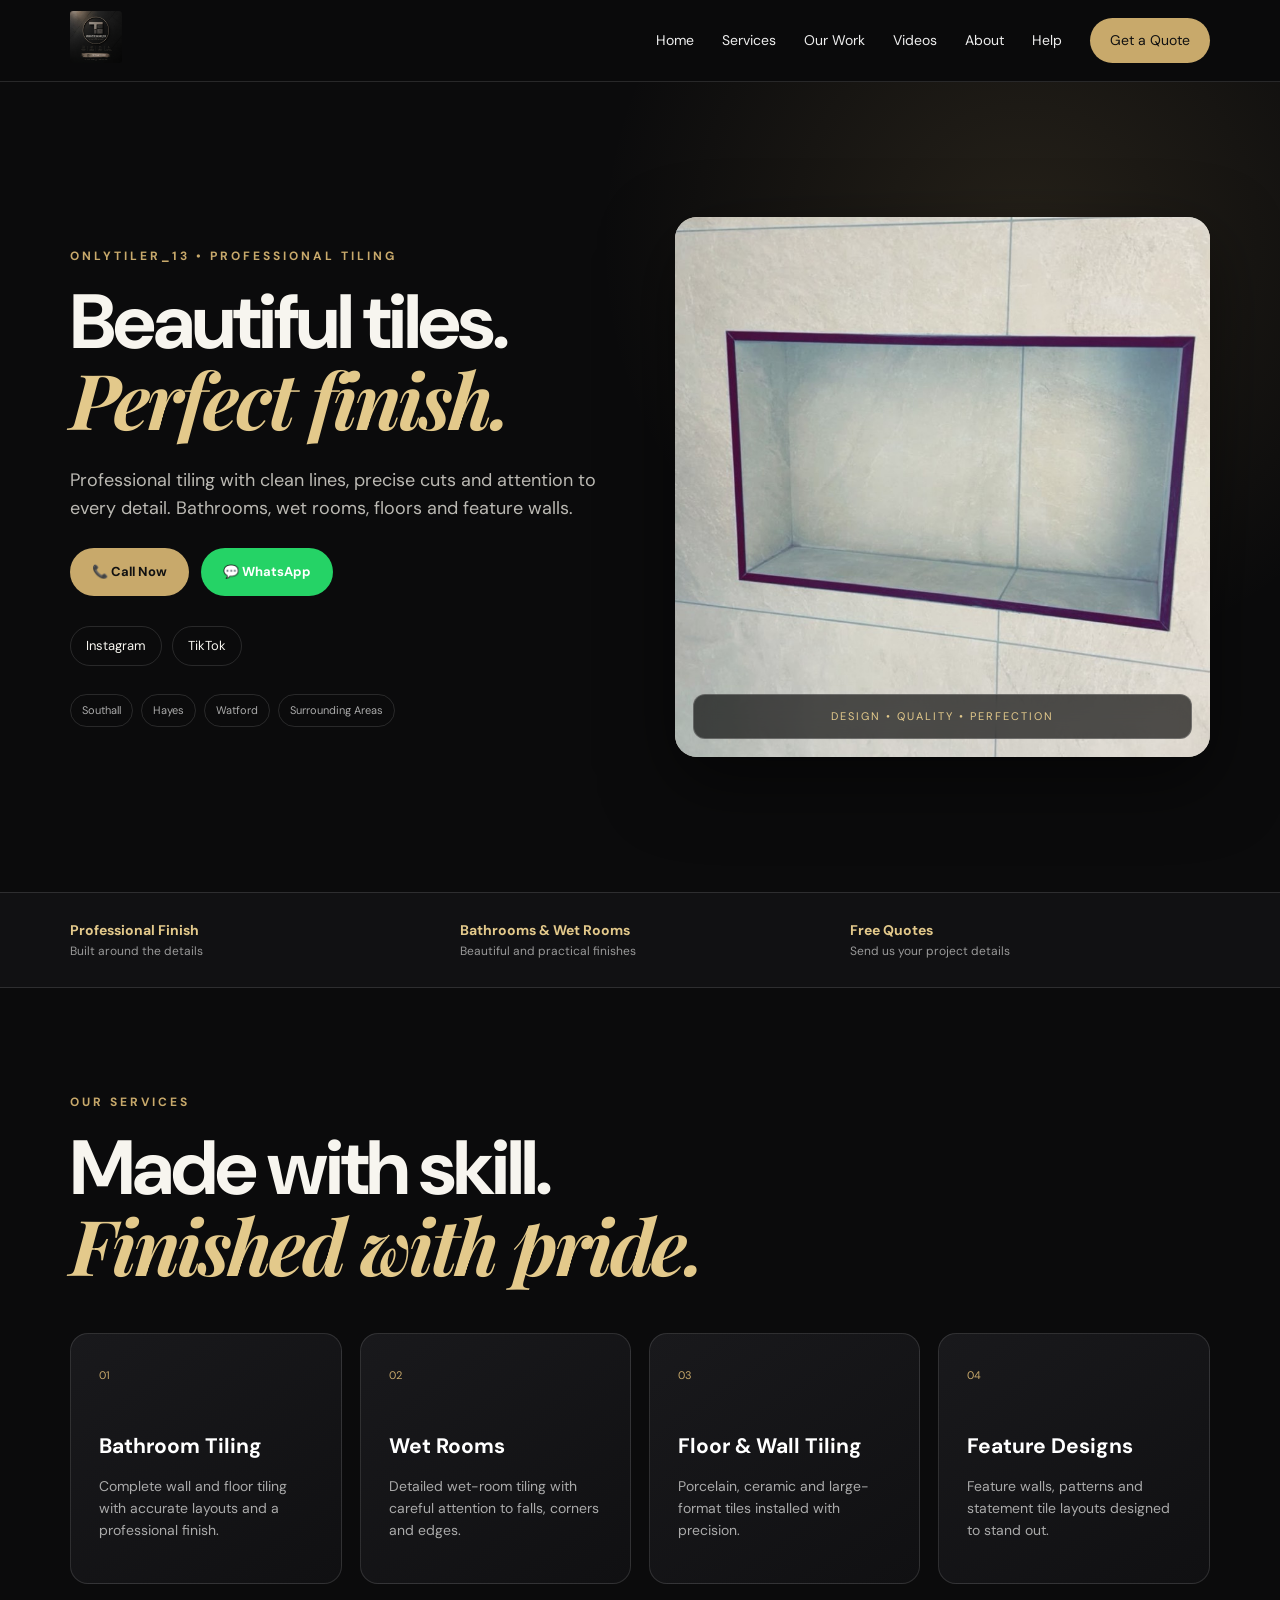
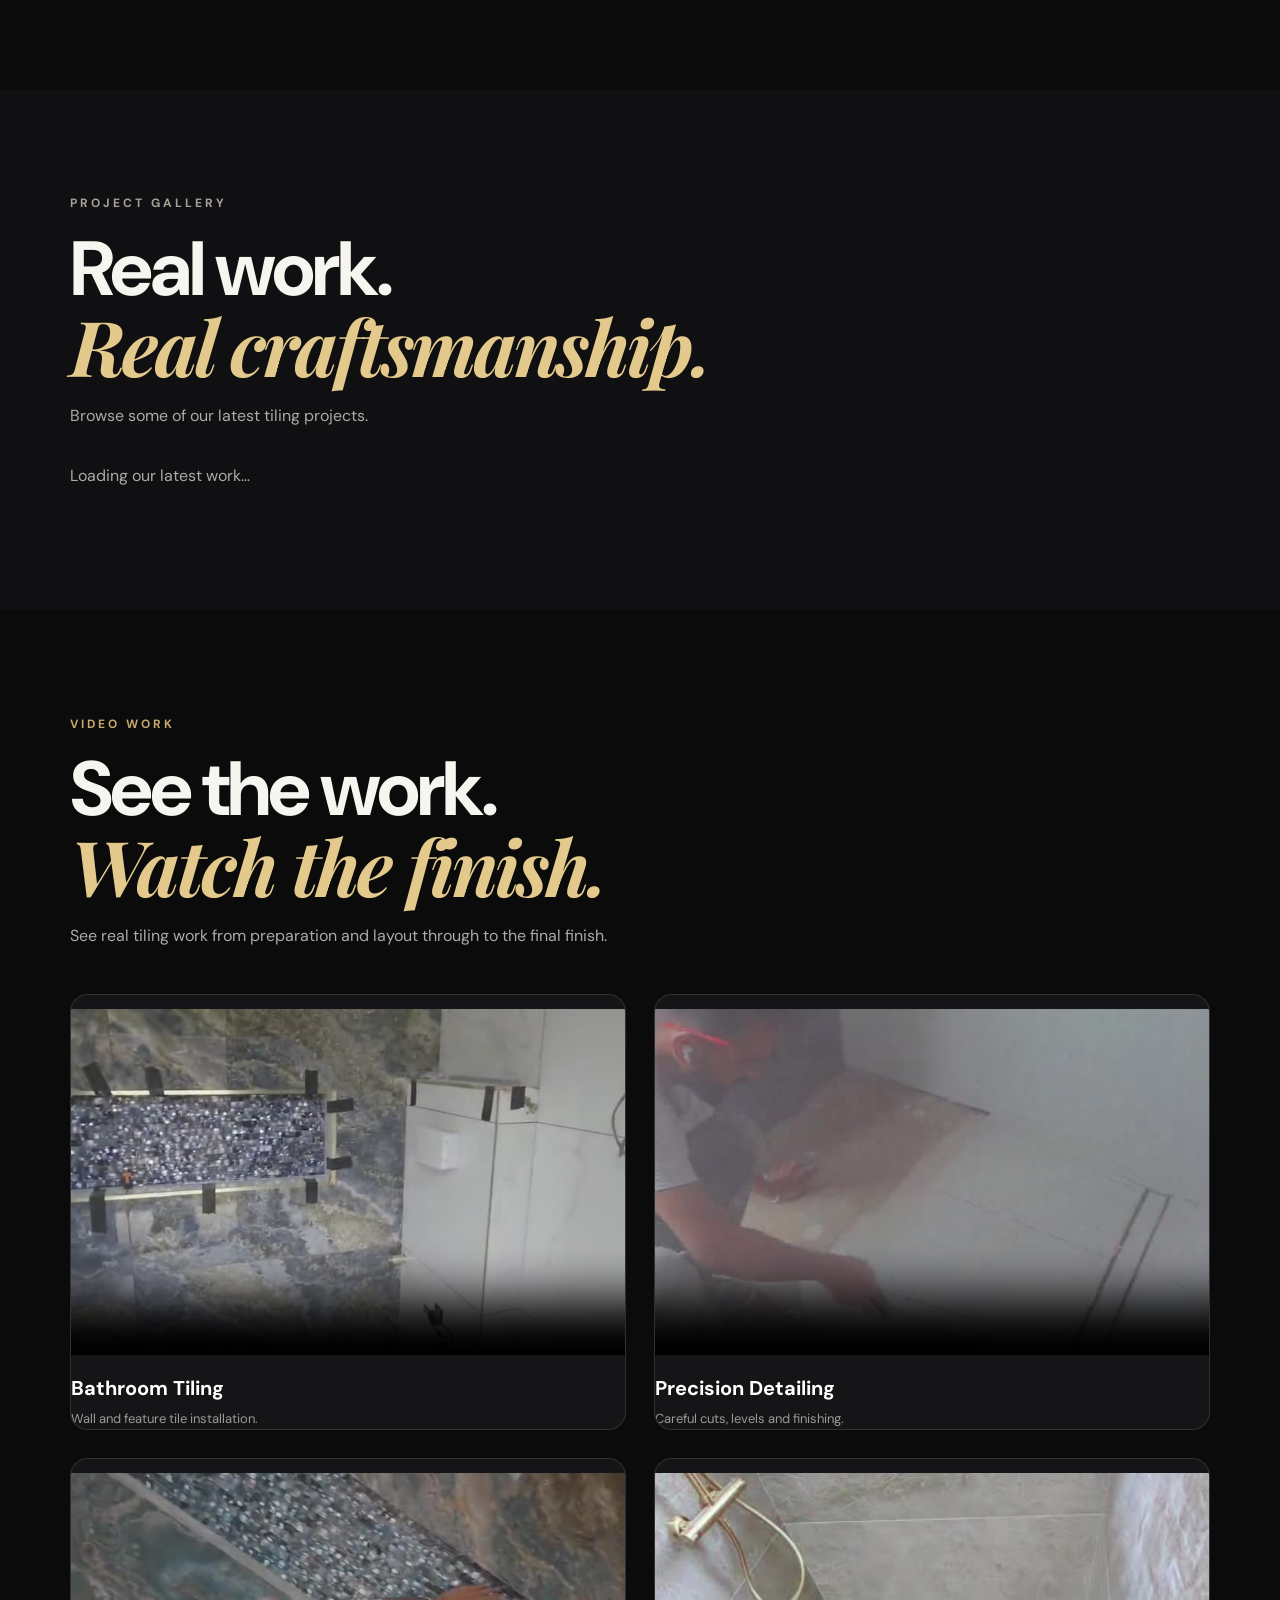
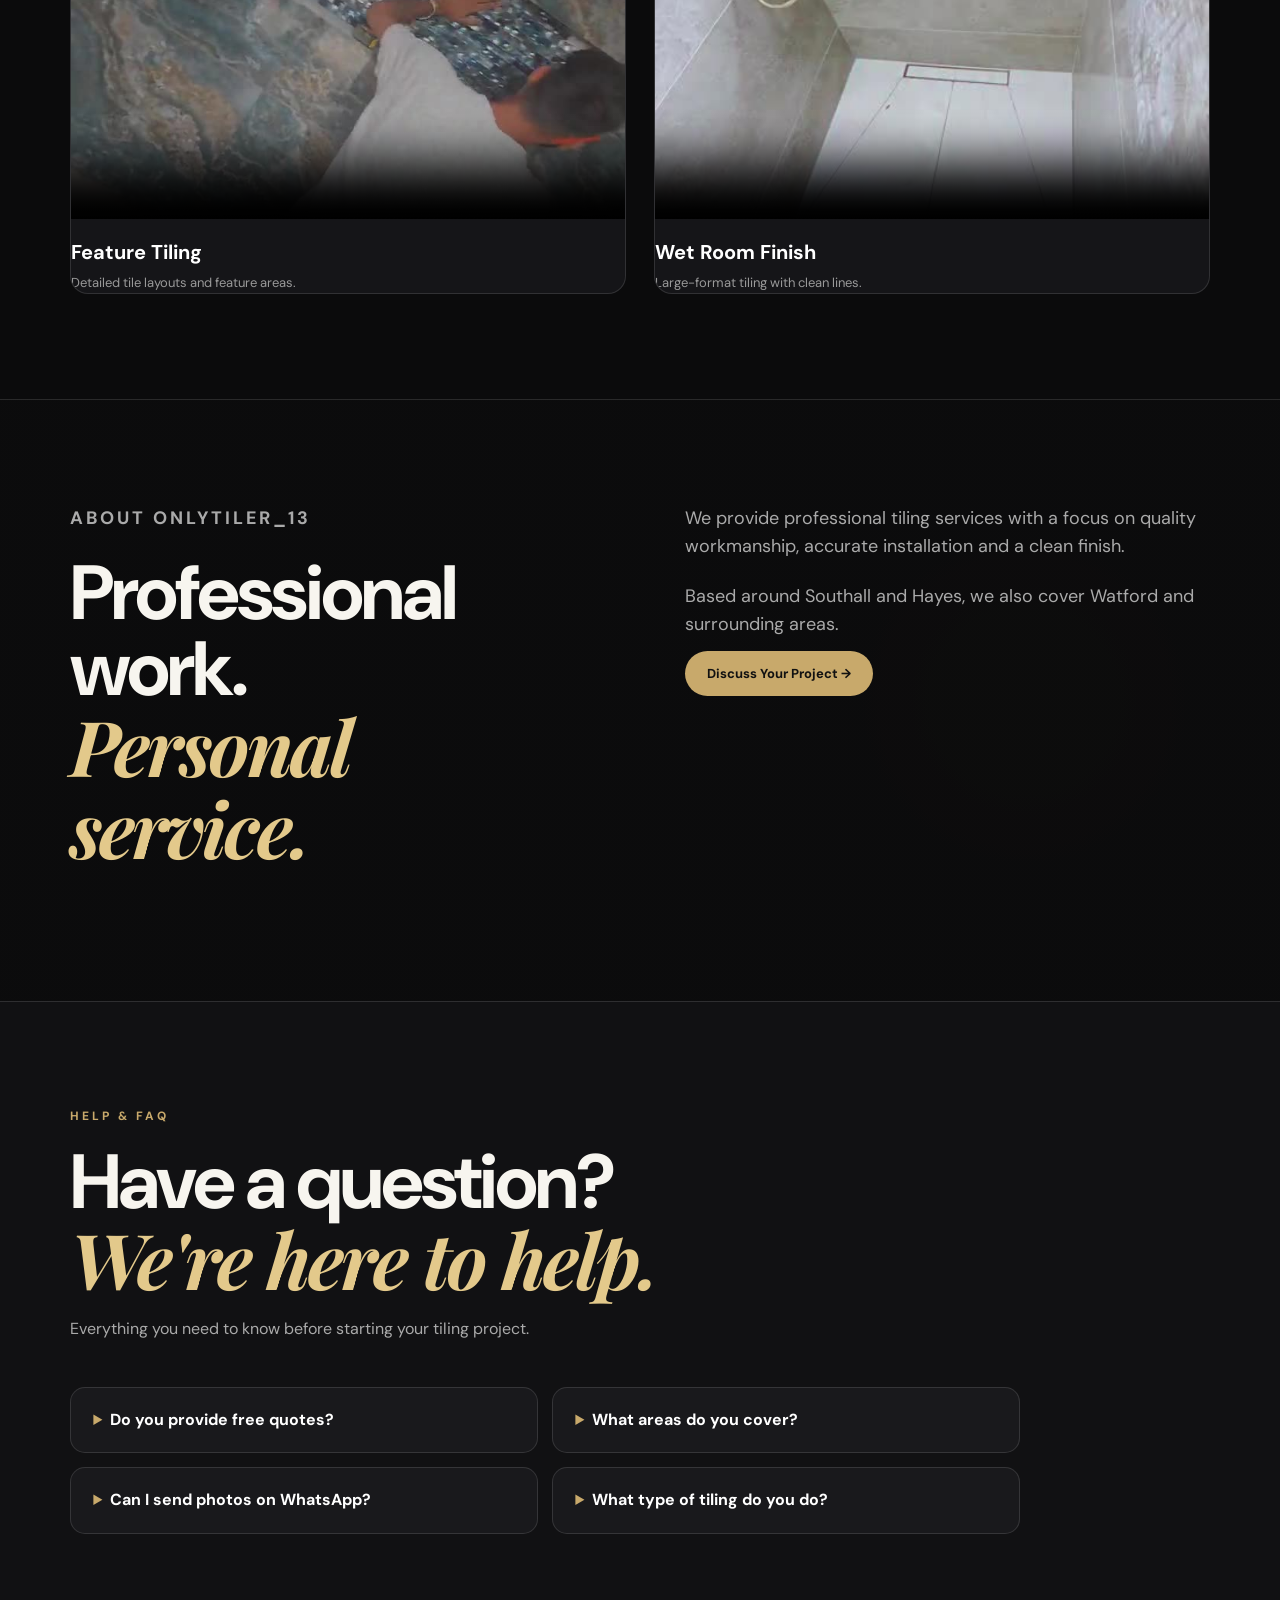
<file: index.html>
<!DOCTYPE html>
<html lang="en">
<head>
<meta charset="UTF-8">
<meta name="viewport" content="width=device-width, initial-scale=1.0">
<meta name="description" content="OnlyTiler_13 — professional tiling services. Bathrooms, wet rooms, floors and feature tiling.">
<title>OnlyTiler_13 | Professional Tiling</title>

<link rel="preconnect" href="https://fonts.googleapis.com">
<link rel="preconnect" href="https://fonts.gstatic.com" crossorigin>
<link href="https://fonts.googleapis.com/css2?family=DM+Sans:wght@400;500;600;700&family=Playfair+Display:ital,wght@0,600;1,600&display=swap" rel="stylesheet">
<link rel="stylesheet" href="style.css">
</head>

<body>

<header class="nav">
  <a class="brand" href="#home">
    <img src="logo.jpg" alt="OnlyTiler_13 logo">
  </a>

  <button class="menu" aria-label="Open menu">☰</button>

  <nav>
    <a href="#home">Home</a>
    <a href="#services">Services</a>
    <a href="#work">Our Work</a>
    <a href="#videos">Videos</a>
    <a href="#about">About</a>
    <a href="#help">Help</a>
    <a class="nav-cta" href="#contact">Get a Quote</a>
  </nav>
</header>

<main>

<section id="home" class="hero">
  <div class="hero-copy">
    <p class="eyebrow">ONLYTILER_13 • PROFESSIONAL TILING</p>

    <h1>Beautiful tiles.<br><em>Perfect finish.</em></h1>

    <p>
      Professional tiling with clean lines, precise cuts and attention
      to every detail. Bathrooms, wet rooms, floors and feature walls.
    </p>

    <div class="actions">
      <a class="btn dark" href="tel:07309936024">📞 Call Now</a>
      <a class="btn whatsapp" href="https://wa.me/447309936024" target="_blank" rel="noopener">💬 WhatsApp</a>
    </div>

    <div class="social-buttons">
      <a href="https://instagram.com/onlytiler_13" target="_blank" rel="noopener">Instagram</a>
      <a href="https://www.tiktok.com/@onlytiler_13" target="_blank" rel="noopener">TikTok</a>
    </div>

    <div class="areas">
      <span>Southall</span>
      <span>Hayes</span>
      <span>Watford</span>
      <span>Surrounding Areas</span>
    </div>
  </div>

  <div class="hero-media">
    <img src="hero-new.jpg" alt="Professional tiling work">
    <div class="floating">DESIGN • QUALITY • PERFECTION</div>
  </div>
</section>

<section class="intro">
  <div>
    <b>Professional Finish</b>
    <small>Built around the details</small>
  </div>

  <div>
    <b>Bathrooms & Wet Rooms</b>
    <small>Beautiful and practical finishes</small>
  </div>

  <div>
    <b>Free Quotes</b>
    <small>Send us your project details</small>
  </div>
</section>

<section id="services" class="section">
  <div class="heading">
    <p class="eyebrow">OUR SERVICES</p>
    <h2>Made with skill.<br><em>Finished with pride.</em></h2>
  </div>

  <div class="service-grid">
    <article>
      <i>01</i>
      <h3>Bathroom Tiling</h3>
      <p>Complete wall and floor tiling with accurate layouts and a professional finish.</p>
    </article>

    <article>
      <i>02</i>
      <h3>Wet Rooms</h3>
      <p>Detailed wet-room tiling with careful attention to falls, corners and edges.</p>
    </article>

    <article>
      <i>03</i>
      <h3>Floor & Wall Tiling</h3>
      <p>Porcelain, ceramic and large-format tiles installed with precision.</p>
    </article>

    <article>
      <i>04</i>
      <h3>Feature Designs</h3>
      <p>Feature walls, patterns and statement tile layouts designed to stand out.</p>
    </article>
  </div>
</section>

<section id="work" class="section work">
  <div class="heading">
    <p class="eyebrow">PROJECT GALLERY</p>
    <h2>Real work.<br><em>Real craftsmanship.</em></h2>
    <p class="section-lead">Browse some of our latest tiling projects.</p>
  </div>

  <div class="gallery" id="projectGallery">
    <p class="section-lead">Loading our latest work…</p>
  </div>
</section>

<section id="videos" class="video-gallery section">
  <div class="heading">
    <p class="eyebrow">VIDEO WORK</p>
    <h2>See the work.<br><em>Watch the finish.</em></h2>
    <p class="section-lead">
      See real tiling work from preparation and layout through to the final finish.
    </p>
  </div>

  <div class="video-grid">

    <article class="video-card">
      <div class="video-frame">
        <video controls playsinline preload="metadata" poster="video-poster-2.jpg">
          <source src="tiling-2.mp4" type="video/mp4">
        </video>
      </div>
      <h3>Bathroom Tiling</h3>
      <p>Wall and feature tile installation.</p>
    </article>

    <article class="video-card">
      <div class="video-frame">
        <video controls playsinline preload="metadata" poster="video-poster-3.jpg">
          <source src="tiling-3.mp4" type="video/mp4">
        </video>
      </div>
      <h3>Precision Detailing</h3>
      <p>Careful cuts, levels and finishing.</p>
    </article>

    <article class="video-card">
      <div class="video-frame">
        <video controls playsinline preload="metadata" poster="video-poster-4.jpg">
          <source src="tiling-4.mp4" type="video/mp4">
        </video>
      </div>
      <h3>Feature Tiling</h3>
      <p>Detailed tile layouts and feature areas.</p>
    </article>

    <article class="video-card">
      <div class="video-frame">
        <video controls playsinline preload="metadata" poster="video-poster-5.jpg">
          <source src="tiling-5.mp4" type="video/mp4">
        </video>
      </div>
      <h3>Wet Room Finish</h3>
      <p>Large-format tiling with clean lines.</p>
    </article>

  </div>
</section>

<section id="about" class="about section">
  <div>
    <p class="eyebrow">ABOUT ONLYTILER_13</p>
    <h2>Professional work.<br><em>Personal service.</em></h2>
  </div>

  <div>
    <p>
      We provide professional tiling services with a focus on quality
      workmanship, accurate installation and a clean finish.
    </p>

    <p>
      Based around Southall and Hayes, we also cover Watford and
      surrounding areas.
    </p>

    <a class="btn dark" href="#contact">Discuss Your Project →</a>
  </div>
</section>

<section id="help" class="help section">
  <div class="heading">
    <p class="eyebrow">HELP & FAQ</p>
    <h2>Have a question?<br><em>We're here to help.</em></h2>
    <p class="section-lead">
      Everything you need to know before starting your tiling project.
    </p>
  </div>

  <div class="faq-grid">

    <details>
      <summary>Do you provide free quotes?</summary>
      <p>Yes. Send us details of your project and photos, and we can discuss your requirements and provide a quote.</p>
    </details>

    <details>
      <summary>What areas do you cover?</summary>
      <p>We mainly cover Southall, Hayes, Watford and surrounding areas.</p>
    </details>

    <details>
      <summary>Can I send photos on WhatsApp?</summary>
      <p>Yes. WhatsApp is one of the easiest ways to send photos and information about your project.</p>
    </details>

    <details>
      <summary>What type of tiling do you do?</summary>
      <p>Bathrooms, wet rooms, floors, walls, feature areas, porcelain, ceramic and large-format til

  <script>
document.querySelector('.menu').addEventListener('click',function(){
  document.querySelector('.nav').classList.toggle('open');
});
document.querySelectorAll('.nav nav a').forEach(function(link){
  link.addEventListener('click',function(){
    document.querySelector('.nav').classList.remove('open');
  });
});
  </script>
</file>
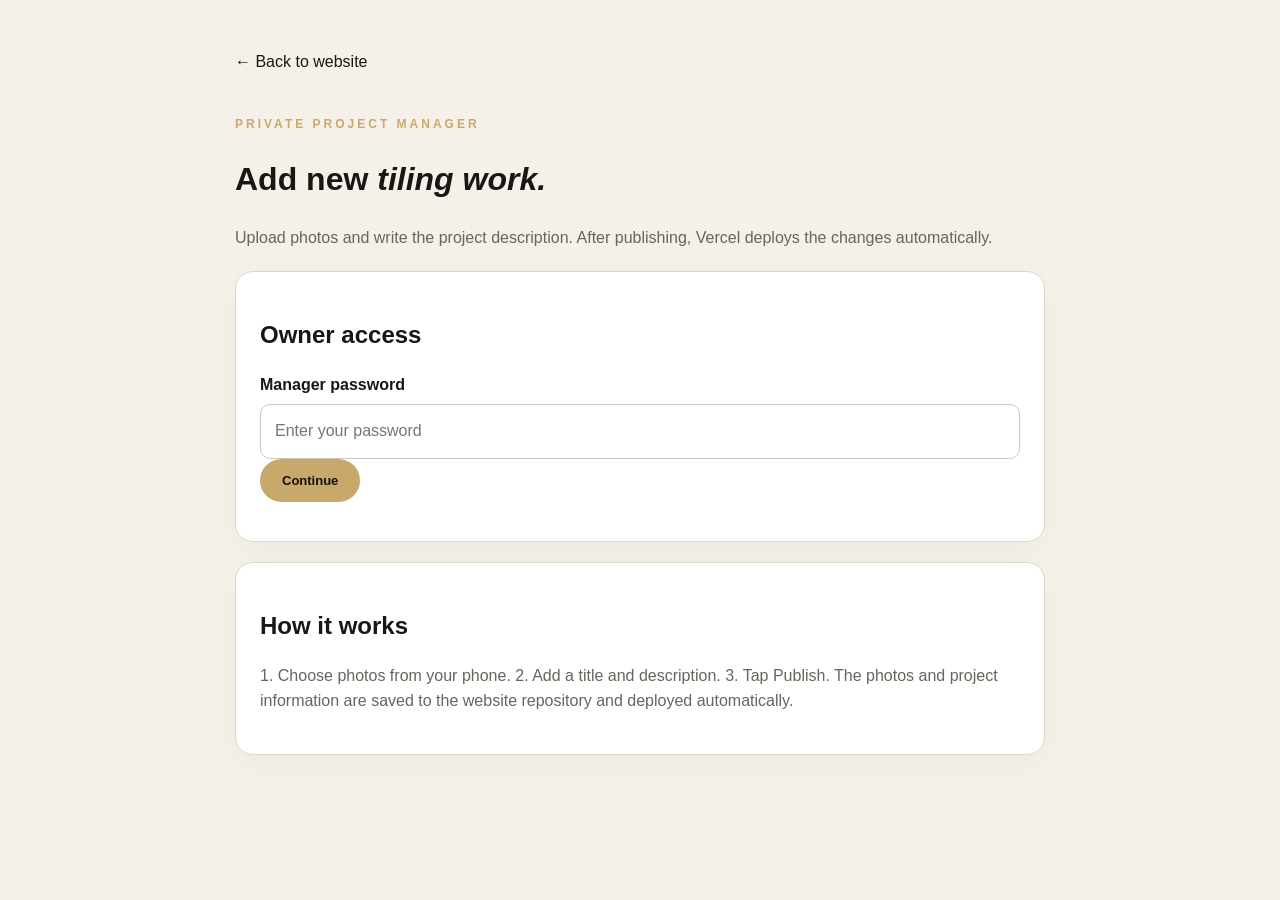
<file: admin.html>
<!doctype html><html lang="en"><head><meta charset="utf-8"><meta name="viewport" content="width=device-width,initial-scale=1"><title>OnlyTiler_13 — Project Manager</title><link rel="stylesheet" href="style.css"><style>
body{background:#f5f1e8;color:#171715}.manager{max-width:850px;margin:auto;padding:50px 20px 80px}.panel{background:#fff;border:1px solid #ddd6ca;border-radius:18px;padding:24px;margin:20px 0;box-shadow:0 10px 35px #00000008}label{display:block;font-weight:600;margin:16px 0 7px}input,textarea,select{width:100%;box-sizing:border-box;padding:14px;border:1px solid #cfc7ba;border-radius:10px;font:inherit;background:#fff}textarea{min-height:130px;resize:vertical}.btn{display:inline-block;border:0;border-radius:999px;padding:14px 20px;font-weight:700;cursor:pointer}.dark{background:#171715;color:#fff}.muted{color:#69645c}.status{margin-top:15px;font-weight:600}.preview{display:grid;grid-template-columns:repeat(3,1fr);gap:10px;margin-top:12px}.preview img{width:100%;aspect-ratio:1;object-fit:cover;border-radius:10px}@media(max-width:600px){.preview{grid-template-columns:repeat(2,1fr)}}
</style></head><body><main class="manager"><a href="index.html">← Back to website</a><p class="eyebrow" style="margin-top:40px">PRIVATE PROJECT MANAGER</p><h1>Add new <em>tiling work.</em></h1><p class="muted">Upload photos and write the project description. After publishing, Vercel deploys the changes automatically.</p>
<div class="panel" id="login"><h2>Owner access</h2><label for="password">Manager password</label><input id="password" type="password" autocomplete="current-password" placeholder="Enter your password"><button class="btn dark" id="loginBtn">Continue</button><div class="status" id="loginStatus"></div></div>
<div class="panel" id="formPanel" hidden><h2>New project</h2><label for="title">Project title</label><input id="title" placeholder="e.g. Luxury bathroom tiling"><label for="category">Category</label><select id="category"><option>Bathroom</option><option>Wet Room</option><option>Floor</option><option>Wall & Floor</option><option>Feature</option><option>Other</option></select><label for="description">Description</label><textarea id="description" placeholder="Describe the work, tiles, finish or location…"></textarea><label for="photos">Photos</label><input id="photos" type="file" accept="image/*,video/*" multiple><div class="preview" id="preview"></div><br><button class="btn dark" id="publish">Publish project</button><div class="status" id="status"></div></div>
<div class="panel"><h2>How it works</h2><p class="muted">1. Choose photos from your phone. 2. Add a title and description. 3. Tap Publish. The photos and project information are saved to the website repository and deployed automatically.</p></div></main><script>
let pass='';const $=id=>document.getElementById(id);$('loginBtn').onclick=async()=>{pass=$('password').value.trim();if(!pass)return;$('loginStatus').textContent='Checking…';try{let r=await fetch('/api/projects',{headers:{'x-admin-password':pass}});if(!r.ok)throw 0;$('login').hidden=true;$('formPanel').hidden=false}catch(e){$('loginStatus').textContent='Access denied. Check your password.'}};
$('photos').onchange=()=>{$('preview').innerHTML='';[...$('photos').files].forEach(f=>{const u=URL.createObjectURL(f);const i=new Image();i.src=u;i.onload=()=>URL.revokeObjectURL(u);$('preview').appendChild(i)});};
$('publish').onclick=async()=>{const files=[...$('photos').files];if(!$('title').value.trim()||!files.length){$('status').textContent='Please add a title and at least one photo.';return}$('publish').disabled=true;$('status').textContent='Uploading…';try{const photos=[];for(const file of files){if(file.size>8*1024*1024)throw new Error('Each photo must be under 8MB.');const data=await new Promise((res,rej)=>{const r=new FileReader();r.onload=()=>res(r.result);r.onerror=rej;r.readAsDataURL(file)});photos.push({name:file.name,data});}const r=await fetch('/api/projects',{method:'POST',headers:{'Content-Type':'application/json','x-admin-password':pass},body:JSON.stringify({title:$('title').value.trim(),category:$('category').value,description:$('description').value.trim(),photos})});const out=await r.json();if(!r.ok)throw new Error(out.error||'Upload failed');$('status').textContent='Published successfully. The website will update shortly.';$('title').value='';$('description').value='';$('photos').value='';$('preview').innerHTML='';}catch(e){$('status').textContent=e.message}finally{$('publish').disabled=false}};
</script></body></html>
</file>
<file: style.css>
*{box-sizing:border-box}html{scroll-behavior:smooth}body{margin:0;background:#f7f4ee;color:#181716;font-family:"DM Sans",sans-serif;line-height:1.55}a{text-decoration:none;color:inherit}.nav{height:82px;padding:0 5.5%;display:flex;align-items:center;justify-content:space-between;position:sticky;top:0;z-index:20;background:rgba(247,244,238,.94);backdrop-filter:blur(15px);border-bottom:1px solid #ddd7cd}.brand img{width:82px;height:62px;object-fit:cover;object-position:center;border-radius:3px}.nav nav{display:flex;gap:28px;align-items:center;font-size:14px}.nav nav a{color:#4e4a43}.nav-cta{background:#171716;color:#fff!important;padding:12px 19px;border-radius:30px}.menu{display:none;border:0;background:none;font-size:25px}.hero{min-height:690px;padding:75px 5.5%;display:grid;grid-template-columns:1fr 1fr;gap:70px;align-items:center;background:#ece8df}.eyebrow{font-size:10px;letter-spacing:3px;font-weight:700;color:#817b72;margin:0 0 18px}.hero h1,.heading h2,.about h2,.contact h2,.video-section h2{font-size:clamp(48px,6vw,78px);line-height:.99;letter-spacing:-3px;margin:0 0 25px}.hero h1 em,.heading h2 em,.about h2 em,.contact h2 em,.video-section h2 em{font-family:"Playfair Display",serif}.hero-copy>p:not(.eyebrow){font-size:18px;max-width:590px;color:#605b54}.actions{display:flex;gap:12px;margin:30px 0}.btn{padding:14px 21px;border-radius:30px;font-weight:700;font-size:13px}.dark{background:#171716;color:#fff}.outline{border:1px solid #99938a}.areas{display:flex;flex-wrap:wrap;gap:8px;margin-top:28px}.areas span{border:1px solid #c8c1b7;padding:7px 11px;border-radius:20px;font-size:11px;color:#6c665e}.hero-media{height:540px;position:relative;overflow:hidden;background:#d0cbc1}.hero-media img{width:100%;height:100%;object-fit:cover;object-position:center}.floating{position:absolute;bottom:18px;left:18px;background:rgba(20,20,19,.9);color:#fff;padding:14px 18px;font-size:10px;letter-spacing:2px}.floating b{color:#b9ad9d;padding:0 5px}.intro{display:grid;grid-template-columns:repeat(3,1fr);gap:30px;padding:27px 5.5%;border-bottom:1px solid #d9d3c9}.intro div{display:flex;flex-direction:column}.intro b{font-size:14px}.intro small{color:#817b72;font-size:12px}.section{padding:105px 5.5%}.heading{margin-bottom:50px}.service-grid{display:grid;grid-template-columns:repeat(4,1fr);gap:18px}.service-grid article{border-top:1px solid #1b1a18;padding:18px 5px}.service-grid i{font-style:normal;font-size:11px;color:#8a837a}.service-grid h3{font-size:21px;margin:43px 0 9px}.service-grid p{font-size:14px;color:#716b63}.work{background:#1b1b1a;color:#fff}.work .eyebrow{color:#a8a197}.gallery{display:grid;grid-template-columns:1.2fr 1fr 1fr;gap:12px}.gallery figure{height:270px;margin:0;position:relative;overflow:hidden;background:#2c2b29}.gallery figure.big{height:552px;grid-row:span 2}.gallery figure.wide{grid-column:span 2}.gallery img{width:100%;height:100%;object-fit:cover;transition:transform .5s}.gallery figure:hover img{transform:scale(1.04)}figcaption{position:absolute;left:0;bottom:0;right:0;padding:28px 15px 13px;font-size:11px;letter-spacing:1px;background:linear-gradient(transparent,rgba(0,0,0,.75))}.video-section{padding:105px 5.5%;display:grid;grid-template-columns:.8fr 1.2fr;gap:70px;align-items:center}.video-section p:last-child{color:#6e6961;max-width:420px}.video-section video{width:100%;max-height:570px;object-fit:cover;background:#222}.about{display:grid;grid-template-columns:1fr 1fr;gap:90px;background:#e9e5dc}.about p{font-size:18px;color:#615c54;margin:0 0 22px}.contact{padding:100px 5.5%;background:#171716;color:#fff;display:grid;grid-template-columns:1fr .75fr;gap:70px;align-items:center}.contact .eyebrow{color:#a8a197}.contact h2{font-size:clamp(45px,5.5vw,72px)}.contact>div>p:last-child{color:#aaa49b}.contact-card{background:#242321;padding:15px}.contact-row{display:flex;justify-content:space-between;gap:20px;padding:18px 10px;border-bottom:1px solid #3c3a36}.contact-row span{font-size:10px;letter-spacing:2px;color:#a9a39b}.contact-row b{font-size:13px}.quote{display:block;background:#ded5c7;color:#181716;text-align:center;font-weight:800;font-size:12px;letter-spacing:1px;padding:16px;margin-top:15px}footer{padding:30px 5.5%;display:flex;align-items:center;gap:18px;background:#f7f4ee;border-top:1px solid #d9d3c9}footer img{width:55px;height:42px;object-fit:cover}footer div{display:flex;flex-direction:column;font-size:11px}footer div span{color:#8a837a}footer>a{margin-left:auto;font-size:12px}
@media(max-width:850px){.nav{height:70px}.menu{display:block}.nav nav{display:none;position:absolute;left:0;right:0;top:70px;padding:22px 5.5%;background:#f7f4ee;flex-direction:column;align-items:flex-start}.nav.open nav{display:flex}.hero{grid-template-columns:1fr;padding-top:55px}.hero-media{height:390px}.intro{grid-template-columns:1fr}.service-grid{grid-template-columns:1fr 1fr}.gallery{grid-template-columns:1fr 1fr}.gallery figure.big{grid-row:auto;height:270px}.video-section,.about,.contact{grid-template-columns:1fr;gap:35px}.video-section video{max-height:450px}footer{flex-wrap:wrap}footer>a{margin-left:0}}
@media(max-width:520px){.hero h1,.heading h2,.about h2,.contact h2,.video-section h2{letter-spacing:-2px}.service-grid,.gallery{grid-template-columns:1fr}.gallery figure,.gallery figure.big,.gallery figure.wide{height:300px;grid-column:auto;grid-row:auto}.contact-row{flex-direction:column;gap:5px}.hero-media{height:350px}}


.video-gallery{background:#f7f4ee}
.section-lead{max-width:600px;color:#6e6961;font-size:16px;margin-top:-10px}
.video-grid{display:grid;grid-template-columns:repeat(2,1fr);gap:28px}
.video-card{border-top:1px solid #1b1a18;padding-top:14px}
.video-frame{background:#1d1c1a;overflow:hidden;aspect-ratio:16/10}
.video-frame video{display:block;width:100%;height:100%;object-fit:cover;background:#1d1c1a}
.video-card h3{font-size:20px;margin:18px 0 5px}
.video-card p{font-size:13px;color:#716b63;margin:0}
.hero-media img{object-position:center}
@media(max-width:850px){.video-grid{grid-template-columns:1fr}}
@media(max-width:520px){.video-frame{aspect-ratio:9/12}}
/* ================================
   ONLYTILER_13 PREMIUM UPDATE
   ================================ */

:root{
  --black:#0b0b0c;
  --dark:#121214;
  --card:#18181b;
  --gold:#c8a96b;
  --gold-light:#e3c98b;
  --white:#f7f5ef;
  --muted:#aaa7a0;
  --line:rgba(255,255,255,.12);
}

html{
  scroll-behavior:smooth;
}

body{
  background:var(--black);
  color:var(--white);
  overflow-x:hidden;
}

.nav{
  background:rgba(11,11,12,.94);
  border-bottom:1px solid var(--line);
  backdrop-filter:blur(14px);
}

.nav nav a{
  color:#eee;
}

.nav nav a:hover{
  color:var(--gold-light);
}

.nav-cta{
  background:var(--gold)!important;
  color:#111!important;
  border-radius:30px;
  padding:12px 20px!important;
}

.brand img{
  max-height:52px;
  width:auto;
}

.menu{
  color:white;
  border:1px solid var(--line);
  background:#171719;
  border-radius:12px;
}

.hero{
  background:
    radial-gradient(circle at 80% 20%,rgba(200,169,107,.14),transparent 35%),
    var(--black);
  min-height:90vh;
}

.hero-copy{
  position:relative;
  z-index:2;
}

.eyebrow{
  color:var(--gold);
  letter-spacing:3px;
  font-weight:700;
  font-size:12px;
}

.hero h1,
.heading h2,
.about h2,
.contact h2{
  color:var(--white);
}

.hero h1 em,
.heading h2 em,
.about h2 em,
.contact h2 em{
  color:var(--gold-light);
}

.hero-copy>p:not(.eyebrow){
  color:#bbb9b3;
}

.hero-media{
  position:relative;
  overflow:hidden;
  border-radius:22px;
  box-shadow:0 25px 70px rgba(0,0,0,.5);
}

.hero-media img{
  width:100%;
  height:100%;
  object-fit:cover;
  display:block;
  filter:saturate(.9);
}

.floating{
  position:absolute;
  bottom:18px;
  left:18px;
  right:18px;
  padding:13px 16px;
  border:1px solid rgba(255,255,255,.2);
  background:rgba(0,0,0,.65);
  backdrop-filter:blur(10px);
  color:var(--gold-light);
  font-size:11px;
  letter-spacing:2px;
  text-align:center;
  border-radius:12px;
}

.actions{
  display:flex;
  flex-wrap:wrap;
  gap:12px;
  margin-top:25px;
}

.btn{
  border-radius:30px!important;
  padding:14px 22px!important;
  font-weight:700;
  text-decoration:none;
  transition:.25s ease;
}

.btn:hover{
  transform:translateY(-2px);
}

.btn.dark{
  background:var(--gold)!important;
  color:#111!important;
}

.btn.whatsapp,
.whatsapp{
  background:#25d366!important;
  color:white!important;
}

.social-buttons{
  display:flex;
  gap:10px;
  margin-top:14px;
  flex-wrap:wrap;
}

.social-buttons a{
  color:var(--white);
  border:1px solid var(--line);
  border-radius:30px;
  padding:9px 15px;
  text-decoration:none;
  font-size:13px;
}

.social-buttons a:hover{
  border-color:var(--gold);
  color:var(--gold-light);
}

.areas span{
  border-color:var(--line)!important;
  color:#aaa!important;
}

.intro{
  background:#111113!important;
  border-top:1px solid var(--line);
  border-bottom:1px solid var(--line);
}

.intro b{
  color:var(--gold-light);
}

.intro small{
  color:#999;
}

.section{
  background:var(--black);
}

.heading{
  margin-bottom:45px;
}

.section-lead{
  color:#aaa!important;
}

.service-grid{
  gap:18px;
}

.service-grid article{
  background:linear-gradient(145deg,#19191c,#101012)!important;
  border:1px solid var(--line);
  border-radius:18px;
  padding:28px!important;
  transition:.25s ease;
}

.service-grid article:hover{
  transform:translateY(-5px);
  border-color:rgba(200,169,107,.5);
}

.service-grid i{
  color:var(--gold)!important;
}

.service-grid h3{
  color:white!important;
}

.service-grid p{
  color:#aaa!important;
}

.work{
  background:#101012!important;
}

.gallery{
  gap:16px!important;
}

.gallery figure{
  border-radius:16px!important;
  overflow:hidden;
  border:1px solid var(--line);
  background:#18181b;
}

.gallery figure img{
  transition:transform .5s ease;
}

.gallery figure:hover img{
  transform:scale(1.04);
}

.gallery figcaption{
  background:linear-gradient(transparent,rgba(0,0,0,.9))!important;
}

.gallery figcaption strong{
  color:white;
}

.gallery figcaption small{
  color:#ccc;
}

.video-gallery{
  background:#0b0b0c!important;
}

.video-card{
  background:#151518!important;
  border:1px solid var(--line)!important;
  border-radius:18px;
  overflow:hidden;
}

.video-frame{
  border-radius:0!important;
}

.video-card h3{
  color:white!important;
}

.video-card p{
  color:#999!important;
}

.about{
  background:
    linear-gradient(rgba(11,11,12,.94),rgba(11,11,12,.94)),
    radial-gradient(circle at 80% 50%,rgba(200,169,107,.12),transparent 40%);
  border-top:1px solid var(--line);
}

.about p{
  color:#aaa!important;
}

.help{
  background:#111113!important;
  border-top:1px solid var(--line);
}

.faq-grid{
  display:grid;
  grid-template-columns:repeat(2,minmax(0,1fr));
  gap:14px;
  max-width:950px;
}

.faq-grid details{
  background:#19191c;
  border:1px solid var(--line);
  border-radius:15px;
  padding:20px 22px;
}

.faq-grid summary{
  color:white;
  cursor:pointer;
  font-weight:700;
}

.faq-grid summary::marker{
  color:var(--gold);
}

.faq-grid p{
  color:#aaa;
  line-height:1.7;
  margin:15px 0 0;
}

.help-actions{
  display:flex;
  gap:12px;
  flex-wrap:wrap;
  margin-top:28px;
}

.contact{
  background:
    radial-gradient(circle at 10% 30%,rgba(200,169,107,.13),transparent 35%),
    #09090a!important;
  border-top:1px solid var(--line);
}

.contact p{
  color:#aaa;
}

.contact-card{
  background:#151518!important;
  border:1px solid var(--line);
  border-radius:20px;
  overflow:hidden;
}

.contact-row{
  display:flex;
  justify-content:space-between;
  gap:20px;
  padding:20px;
  border-bottom:1px solid var(--line);
  color:white;
  text-decoration:none;
}

.contact-row span{
  color:var(--gold);
  font-size:11px;
  letter-spacing:2px;
}

.contact-row b{
  text-align:right;
}

.contact-row:hover b{
  color:var(--gold-light);
}

.contact-big-buttons{
  display:flex;
  gap:12px;
  flex-wrap:wrap;
  margin-top:25px;
}

.contact-action{
  display:inline-block;
  padding:15px 22px;
  border-radius:30px;
  background:var(--gold);
  color:#111;
  text-decoration:none;
  font-weight:700;
}

.quote{
  display:block;
  padding:20px;
  background:var(--gold);
  color:#111!important;
  text-align:center;
  font-weight:800;
  text-decoration:none;
}

.admin-link{
  background:#0d0d0f!important;
  border-top:1px solid var(--line);
}

footer{
  background:#070708!important;
  border-top:1px solid var(--line);
}

footer b{
  color:var(--gold-light);
}

footer span{
  color:#888;
}

.footer-socials{
  display:flex;
  gap:18px;
  flex-wrap:wrap;
}

.footer-socials a{
  color:#aaa;
  text-decoration:none;
}

.footer-socials a:hover{
  color:var(--gold);
}

.floating-whatsapp{
  position:fixed;
  right:20px;
  bottom:20px;
  width:58px;
  height:58px;
  border-radius:50%;
  background:#25d366;
  color:white;
  display:flex;
  align-items:center;
  justify-content:center;
  font-size:27px;
  text-decoration:none;
  z-index:999;
  box-shadow:0 8px 30px rgba(0,0,0,.45);
}

@media(max-width:850px){

  .nav{
    padding:12px 18px!important;
  }

  .nav nav{
    background:#111113!important;
    border:1px solid var(--line);
    border-radius:16px;
    padding:12px!important;
  }

  .nav nav a{
    padding:14px!important;
  }

  .hero{
    min-height:auto;
    padding-top:55px!important;
    padding-bottom:55px!important;
  }

  .hero-media{
    margin-top:30px;
    min-height:360px;
  }

  .faq-grid{
    grid-template-columns:1fr;
  }

  .contact-row{
    flex-direction:column;
    gap:7px;
  }

  .contact-row b{
    text-align:left;
  }
}

@media(max-width:520px){

  .hero h1{
    font-size:44px!important;
    line-height:1.02!important;
  }

  .heading h2,
  .about h2,
  .contact h2{
    font-size:35px!important;
  }

  .hero-media{
    min-height:300px;
    border-radius:16px;
  }

  .actions{
    flex-direction:column;
  }

  .actions .btn,
  .help-actions .btn{
    width:100%;
    text-align:center;
  }

  .social-buttons a{
    flex:1;
    text-align:center;
  }

  .floating-whatsapp{
    right:15px;
    bottom:15px;
  }

  .faq-grid details{
    padding:18px;
  }

  .contact-big-buttons{
    flex-direction:column;
  }

  .contact-action{
    text-align:center;
  }

  footer{
    text-align:center;
  }

  .footer-socials{
    justify-content:center;
  }
}
</file>
